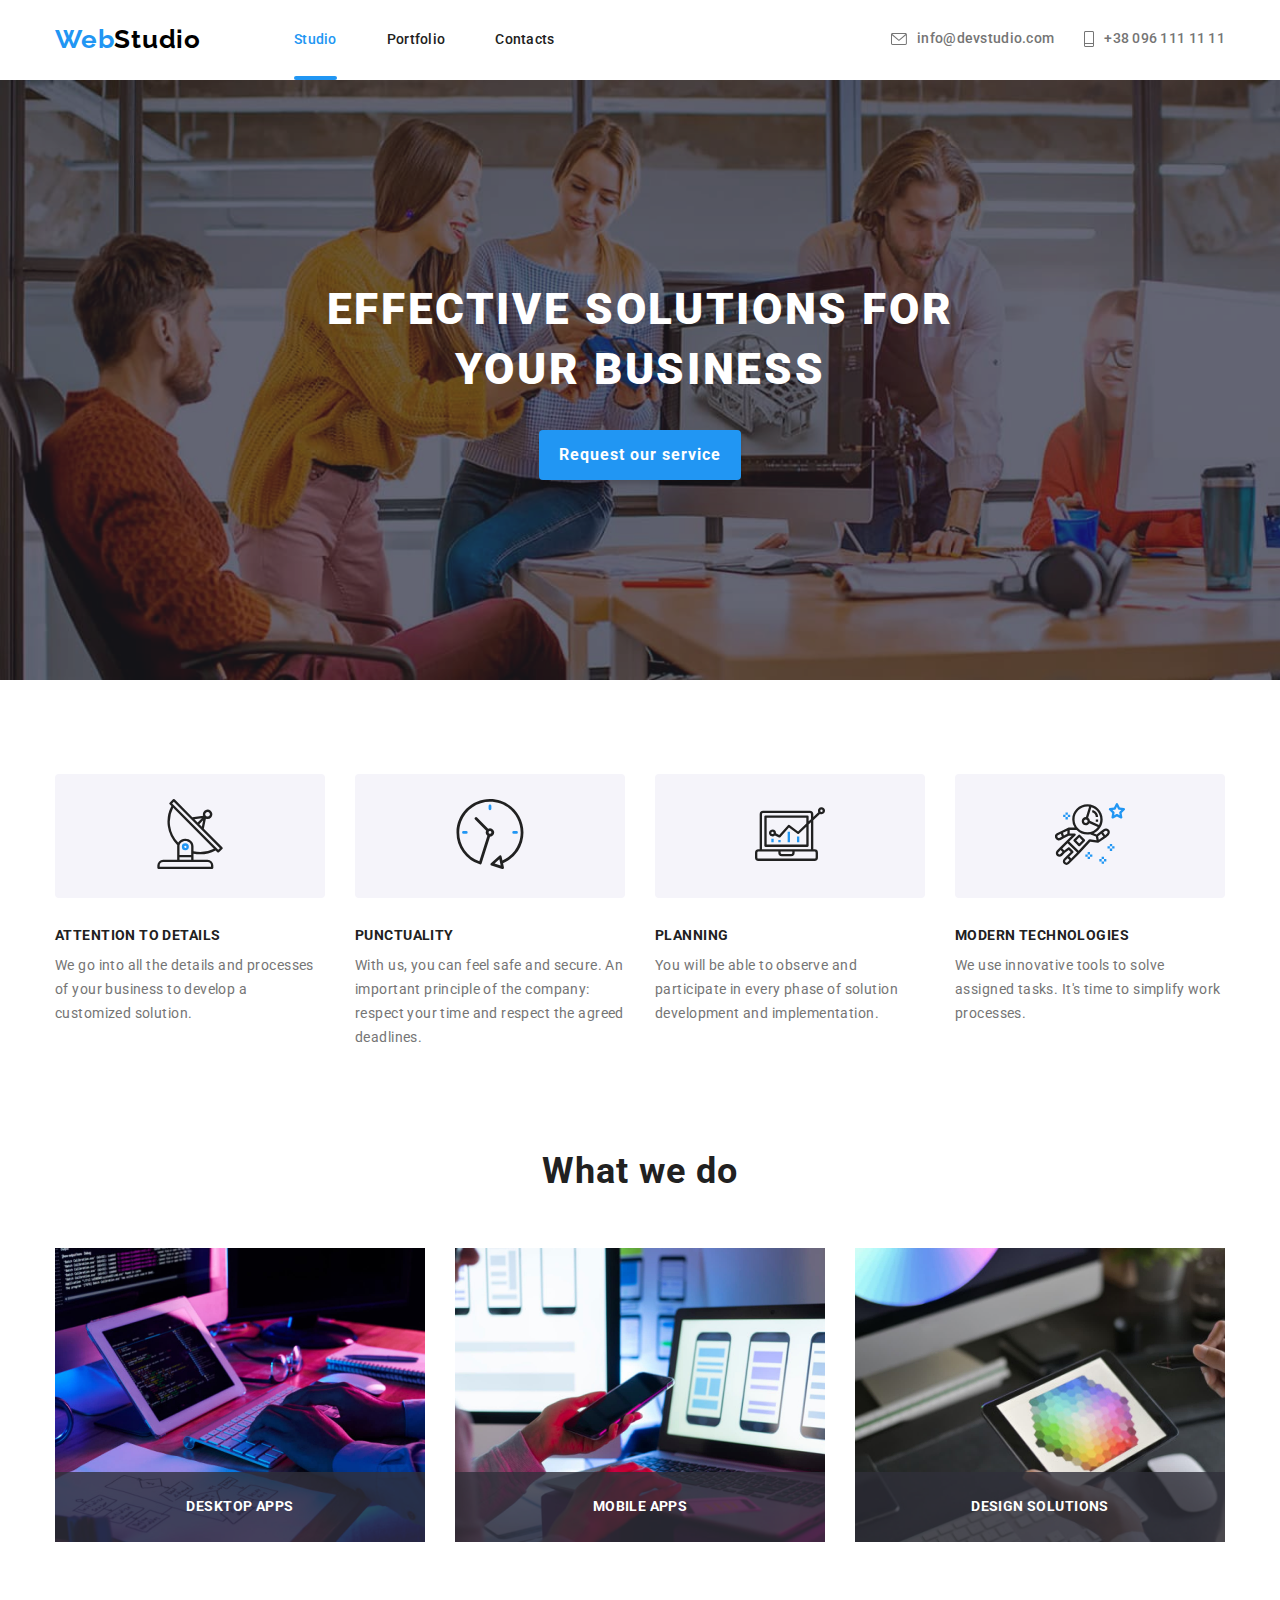
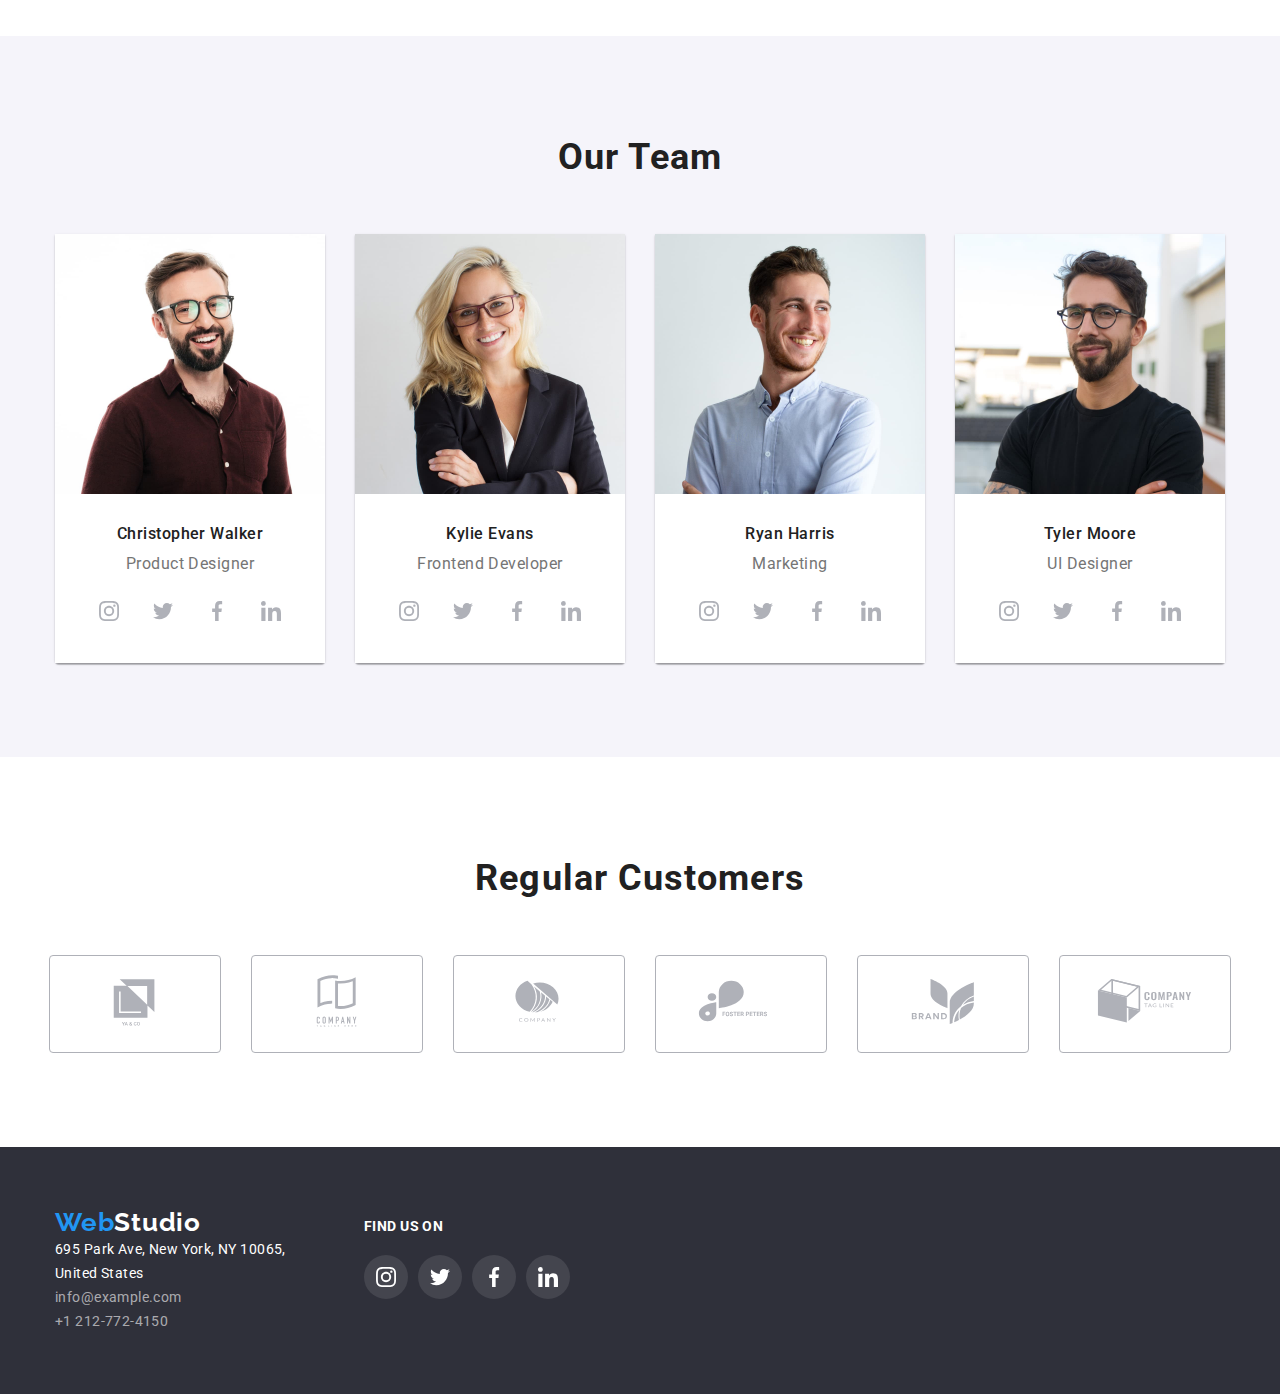
<file: index.html>
<!DOCTYPE html>
<html lang="en">
  <head>
    <meta charset="UTF-8" />
    <meta http-equiv="X-UA-Compatible" content="IE=edge" />
    <meta name="viewport" content="width=device-width, initial-scale=1.0" />
    <title>Main</title>
    <link
      href="https://fonts.googleapis.com/css2?family=Raleway:wght@700&family=Roboto:wght@400;500;700;900&display=swap"
      rel="stylesheet"
    />
    <link
      rel="stylesheet"
      href="https://cdn.jsdelivr.net/npm/modern-normalize@1.1.0/modern-normalize.min.css"
    />
    <link rel="stylesheet" href="./css/styles.css" />
  </head>
  <body>
    <header class="header-panel">
      <div class="header-nav container">
        <nav class="nav-bar">
          <a href="/" class="logo link">Web<span class="studio-top">Studio</span></a>
          <ul class="nav-pages list">
            <li class="nav-item"><a href="" class="link current">Studio</a></li>
            <li class="nav-item"><a href="./portfolio.html" class="link">Portfolio</a></li>
            <li class="nav-item"><a href="" class="link">Contacts</a></li>
          </ul>
        </nav>
        <ul class="contacts list">
          <li class="contacts-mail">
            <a href="mailto:info@devstudio.com" class="contacts-link link">
              <svg class="contacts-img" width="16" height="12">
                <use href="./images/sprite.svg#icon-envelope"></use>
              </svg>
              info@devstudio.com
            </a>
          </li>
          <li class="contacts-tel">
            <a href="tel:+380961111111" class="contacts-link link">
              <svg class="contacts-img" width="10" height="16">
                <use href="./images/sprite.svg#icon-tel"></use>
              </svg>
              +38 096 111 11 11
            </a>
          </li>
        </ul>
      </div>
    </header>
    <main>
      <div class="solutions">
        <section class="solutions-section container section">
          <h1 class="solutions-title">EFFECTIVE SOLUTIONS FOR YOUR BUSINESS</h1>
          <button type="button" class="btn-service" data-modal-open>Request our service</button>
        </section>
      </div>
      <section class="items section">
        <div class="container">
          <h2 class="visually-hidden">Items</h2>
          <ul class="items-card list">
            <li class="items-indent">
              <div class="items-pictures">
                <svg class="items-img" width="70" height="70">
                  <use href="./images/sprite.svg#icon-antenna"></use>
                </svg>
              </div>
              <h3 class="items-title">ATTENTION TO DETAILS</h3>
              <p class="items-description">
                We go into all the details and processes of your business to develop a customized
                solution.
              </p>
            </li>
            <li class="items-indent">
              <div class="items-pictures">
                <svg class="items-img" width="70" height="70">
                  <use href="./images/sprite.svg#icon-clock"></use>
                </svg>
              </div>
              <h3 class="items-title">PUNCTUALITY</h3>
              <p class="items-description">
                With us, you can feel safe and secure. An important principle of the company:
                respect your time and respect the agreed deadlines.
              </p>
            </li>
            <li class="items-indent">
              <div class="items-pictures">
                <svg class="items-img" width="70" height="70">
                  <use href="./images/sprite.svg#icon-diagram"></use>
                </svg>
              </div>
              <h3 class="items-title">PLANNING</h3>
              <p class="items-description">
                You will be able to observe and participate in every phase of solution development
                and implementation.
              </p>
            </li>
            <li class="items-indent">
              <div class="items-pictures">
                <svg class="items-img" width="70" height="70">
                  <use href="./images/sprite.svg#icon-astronaut"></use>
                </svg>
              </div>
              <h3 class="items-title">MODERN TECHNOLOGIES</h3>
              <p class="items-description">
                We use innovative tools to solve assigned tasks. It's time to simplify work
                processes.
              </p>
            </li>
          </ul>
        </div>
      </section>
      <section class="gadgets section">
        <div class="container">
          <h2 class="heading-style">What we do</h2>
          <ul class="gadgets-list list">
            <li class="gadgets-card">
              <div class="gadgets-thumb">
                <img
                  src="./images/pc.jpg"
                  alt="Product Designer"
                  class="gadgets-img"
                  width="370"
                  height="294"
                />
                <div class="gadgets-overlay">
                  <p class="gadjets-overlay-text">desktop apps</p>
                </div>
              </div>
            </li>
            <li class="gadgets-card">
              <div class="gadgets-thumb">
                <img
                  src="./images/smart.jpg"
                  alt="smart"
                  class="gadgets-img"
                  width="370"
                  height="294"
                />
                <div class="gadgets-overlay">
                  <p class="gadjets-overlay-text">mobile apps</p>
                </div>
              </div>
            </li>
            <li class="gadgets-card">
              <div class="gadgets-thumb">
                <img
                  src="./images/tab.jpg"
                  alt="tablet"
                  class="gadgets-img"
                  width="370"
                  height="294"
                />
                <div class="gadgets-overlay">
                  <p class="gadjets-overlay-text">design solutions</p>
                </div>
              </div>
            </li>
          </ul>
        </div>
      </section>
      <section class="team-section section">
        <div class="container">
          <h2 class="heading-style">Our Team</h2>
          <ul class="team list">
            <li class="person">
              <img
                class="person-img"
                src="./images/proddes.jpg"
                alt="Product Designer"
                width="270"
                height="260"
              />
              <div class="person-text">
                <h3 class="person-name">Christopher Walker</h3>
                <p class="person-prof">Product Designer</p>
                <ul class="social-list list">
                  <li class="social-list-item">
                    <a href="" class="social-list-link">
                      <svg class="social-list-icon" width="20" height="20">
                        <use href="./images/sprite.svg#icon-instagram"></use>
                      </svg>
                    </a>
                  </li>
                  <li class="social-list-item">
                    <a href="" class="social-list-link">
                      <svg class="social-list-icon" width="20" height="20">
                        <use href="./images/sprite.svg#icon-twitter"></use>
                      </svg>
                    </a>
                  </li>
                  <li class="social-list-item">
                    <a href="" class="social-list-link">
                      <svg class="social-list-icon" width="20" height="20">
                        <use href="./images/sprite.svg#icon-facebook"></use>
                      </svg>
                    </a>
                  </li>
                  <li class="social-list-item">
                    <a href="" class="social-list-link">
                      <svg class="social-list-icon" width="20" height="20">
                        <use href="./images/sprite.svg#icon-linkedin"></use>
                      </svg>
                    </a>
                  </li>
                </ul>
              </div>
            </li>
            <li class="person">
              <img
                class="person-img"
                src="./images/frontdev.jpg"
                alt="Frontend Developer"
                width="270"
                height="260"
              />
              <div class="person-text">
                <h3 class="person-name">Kylie Evans</h3>
                <p class="person-prof">Frontend Developer</p>
                <ul class="social-list list">
                  <li class="social-list-item">
                    <a href="" class="social-list-link">
                      <svg class="social-list-icon" width="20" height="20">
                        <use href="./images/sprite.svg#icon-instagram"></use>
                      </svg>
                    </a>
                  </li>
                  <li class="social-list-item">
                    <a href="" class="social-list-link">
                      <svg class="social-list-icon" width="20" height="20">
                        <use href="./images/sprite.svg#icon-twitter"></use>
                      </svg>
                    </a>
                  </li>
                  <li class="social-list-item">
                    <a href="" class="social-list-link">
                      <svg class="social-list-icon" width="20" height="20">
                        <use href="./images/sprite.svg#icon-facebook"></use>
                      </svg>
                    </a>
                  </li>
                  <li class="social-list-item">
                    <a href="" class="social-list-link">
                      <svg class="social-list-icon" width="20" height="20">
                        <use href="./images/sprite.svg#icon-linkedin"></use>
                      </svg>
                    </a>
                  </li>
                </ul>
              </div>
            </li>
            <li class="person">
              <img
                class="person-img"
                src="./images/mark.jpg"
                alt="Marketing"
                width="270"
                height="260"
              />
              <div class="person-text">
                <h3 class="person-name">Ryan Harris</h3>
                <p class="person-prof">Marketing</p>
                <ul class="social-list list">
                  <li class="social-list-item">
                    <a href="" class="social-list-link">
                      <svg class="social-list-icon" width="20" height="20">
                        <use href="./images/sprite.svg#icon-instagram"></use>
                      </svg>
                    </a>
                  </li>
                  <li class="social-list-item">
                    <a href="" class="social-list-link">
                      <svg class="social-list-icon" width="20" height="20">
                        <use href="./images/sprite.svg#icon-twitter"></use>
                      </svg>
                    </a>
                  </li>
                  <li class="social-list-item">
                    <a href="" class="social-list-link">
                      <svg class="social-list-icon" width="20" height="20">
                        <use href="./images/sprite.svg#icon-facebook"></use>
                      </svg>
                    </a>
                  </li>
                  <li class="social-list-item">
                    <a href="" class="social-list-link">
                      <svg class="social-list-icon" width="20" height="20">
                        <use href="./images/sprite.svg#icon-linkedin"></use>
                      </svg>
                    </a>
                  </li>
                </ul>
              </div>
            </li>
            <li class="person">
              <img
                class="person-img"
                src="./images/ui.jpg"
                alt="UI Designer"
                width="270"
                height="260"
              />
              <div class="person-text">
                <h3 class="person-name">Tyler Moore</h3>
                <p class="person-prof">UI Designer</p>
                <ul class="social-list list">
                  <li class="social-list-item">
                    <a href="" class="social-list-link">
                      <svg class="social-list-icon" width="20" height="20">
                        <use href="./images/sprite.svg#icon-instagram"></use>
                      </svg>
                    </a>
                  </li>
                  <li class="social-list-item">
                    <a href="" class="social-list-link">
                      <svg class="social-list-icon" width="20" height="20">
                        <use href="./images/sprite.svg#icon-twitter"></use>
                      </svg>
                    </a>
                  </li>
                  <li class="social-list-item">
                    <a href="" class="social-list-link">
                      <svg class="social-list-icon" width="20" height="20">
                        <use href="./images/sprite.svg#icon-facebook"></use>
                      </svg>
                    </a>
                  </li>
                  <li class="social-list-item">
                    <a href="" class="social-list-link">
                      <svg class="social-list-icon" width="20" height="20">
                        <use href="./images/sprite.svg#icon-linkedin"></use>
                      </svg>
                    </a>
                  </li>
                </ul>
              </div>
            </li>
          </ul>
        </div>
      </section>
      <section class="customers section">
        <div class="container">
          <h2 class="heading-style">Regular Customers</h2>
          <ul class="customers-card list">
            <li class="customers-company">
              <a href="" class="customers-list-link">
                <svg class="customers-list-icon" width="106" height="60">
                  <use href="./images/sprite.svg#icon-ya"></use>
                </svg>
              </a>
            </li>
            <li class="customers-company">
              <a href="" class="customers-list-link">
                <svg class="customers-list-icon" width="106" height="60">
                  <use href="./images/sprite.svg#icon-tagline"></use>
                </svg>
              </a>
            </li>
            <li class="customers-company">
              <a href="" class="customers-list-link">
                <svg class="customers-list-icon" width="106" height="60">
                  <use href="./images/sprite.svg#icon-company"></use>
                </svg>
              </a>
            </li>
            <li class="customers-company">
              <a href="" class="customers-list-link">
                <svg class="customers-list-icon" width="106" height="60">
                  <use href="./images/sprite.svg#icon-foster"></use>
                </svg>
              </a>
            </li>
            <li class="customers-company">
              <a href="" class="customers-list-link">
                <svg class="customers-list-icon" width="106" height="60">
                  <use href="./images/sprite.svg#icon-brand"></use>
                </svg>
              </a>
            </li>
            <li class="customers-company">
              <a href="" class="customers-list-link">
                <svg class="customers-list-icon" width="106" height="60">
                  <use href="./images/sprite.svg#icon-comptagline"></use>
                </svg>
              </a>
            </li>
          </ul>
        </div>
      </section>
    </main>
    <footer class="footer-side">
      <div class="footer-studio container">
        <div class="footer-studio-bottom">
          <a href="/" class="logo link">Web<span class="studio-bottom">Studio</span></a>
          <address>
            <ul class="info list">
              <li>
                <a
                  href="https://goo.gl/maps/yEtKt7MqqouqLtDF9"
                  class="add link"
                  target="_blank"
                  rel="noopener noreferrer"
                  >695 Park Ave, New York, NY 10065, <br />
                  United States
                </a>
              </li>
              <li><a href="mailto:info@example.com" class="link">info@example.com</a></li>
              <li><a href="tel:+1212-772-4150" class="link">+1 212-772-4150</a></li>
            </ul>
          </address>
        </div>
        <div class="footer-social">
          <p class="footer-social-text">find us on</p>
          <ul class="footer-list list">
            <li class="footer-list-item">
              <a href="" class="footer-list-link">
                <svg class="footer-list-icon" width="20" height="20">
                  <use href="./images/sprite.svg#icon-instagram"></use>
                </svg>
              </a>
            </li>
            <li class="footer-list-item">
              <a href="" class="footer-list-link">
                <svg class="footer-list-icon" width="20" height="20">
                  <use href="./images/sprite.svg#icon-twitter"></use>
                </svg>
              </a>
            </li>
            <li class="footer-list-item">
              <a href="" class="footer-list-link">
                <svg class="footer-list-icon" width="20" height="20">
                  <use href="./images/sprite.svg#icon-facebook"></use>
                </svg>
              </a>
            </li>
            <li class="footer-list-item">
              <a href="" class="footer-list-link">
                <svg class="footer-list-icon" width="20" height="20">
                  <use href="./images/sprite.svg#icon-linkedin"></use>
                </svg>
              </a>
            </li>
          </ul>
        </div>
      </div>
    </footer>
    <div class="backdrop is-hidden" data-modal>
      <div class="modal">
        <button type="button" class="modal-close-btn" data-modal-close>
          <svg class="modal-close-btn-icon" width="18" height="18">
            <use href="./images/sprite.svg#icon-close"></use>
          </svg>
        </button>
      </div>
    </div>
    <script src="./js/modal.js"></script>
  </body>
</html>
</file>
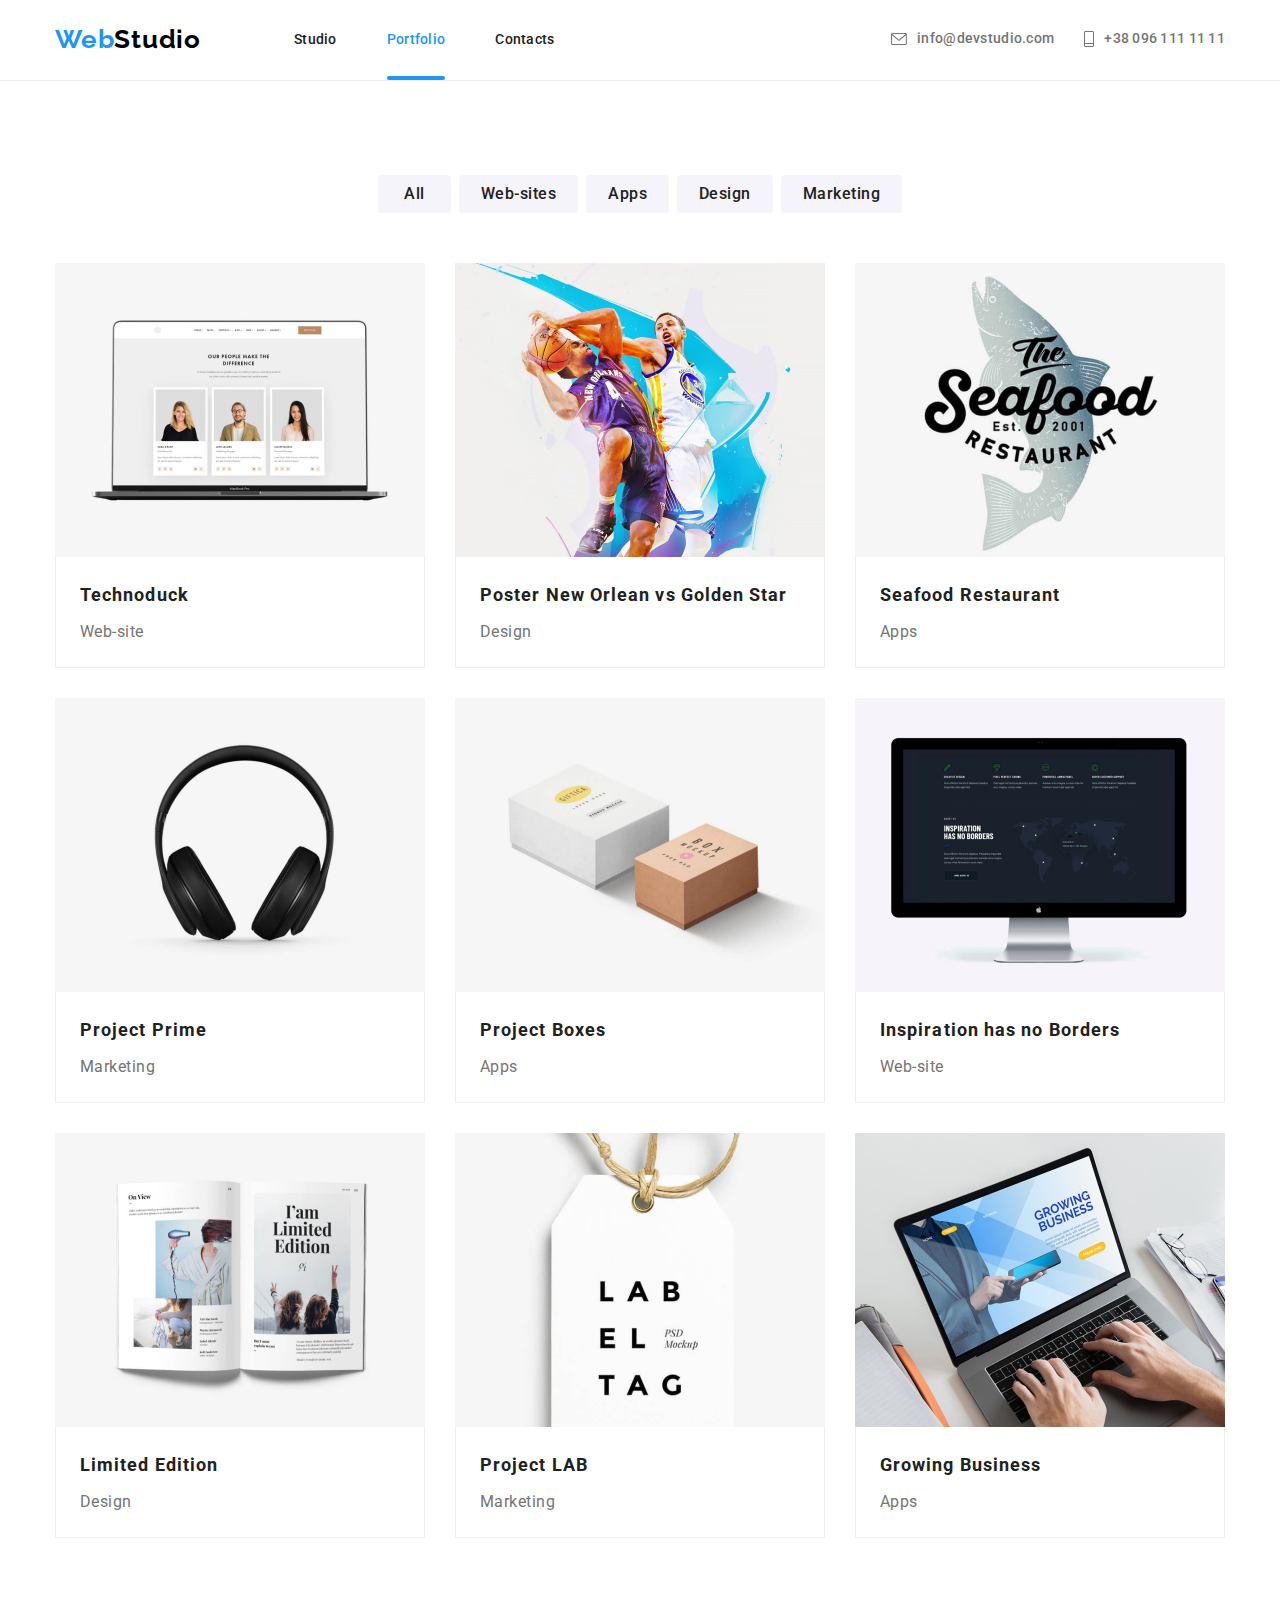
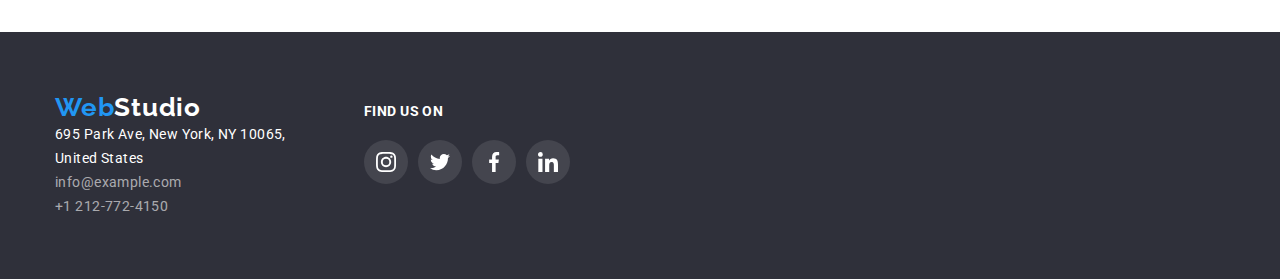
<file: portfolio.html>
<!DOCTYPE html>
<html lang="en">
  <head>
    <meta charset="UTF-8" />
    <meta http-equiv="X-UA-Compatible" content="IE=edge" />
    <meta name="viewport" content="width=device-width, initial-scale=1.0" />
    <title>Portfolio</title>
    <link
      href="https://fonts.googleapis.com/css2?family=Raleway:wght@700&family=Roboto:wght@400;500;700;900&display=swap"
      rel="stylesheet"
    />
    <link
      rel="stylesheet"
      href="https://cdn.jsdelivr.net/npm/modern-normalize@1.1.0/modern-normalize.min.css"
    />
    <link rel="stylesheet" href="./css/styles.css" />
  </head>
  <body>
    <header class="header-panel line">
      <div class="header-nav container">
        <nav class="nav-bar">
          <a href="./index.html" class="logo link">Web<span class="studio-top">Studio</span></a>
          <ul class="nav-pages list">
            <li class="nav-item"><a href="./index.html" class="link">Studio</a></li>
            <li class="nav-item"><a href="" class="link current">Portfolio</a></li>
            <li class="nav-item"><a href="" class="link">Contacts</a></li>
          </ul>
        </nav>
        <ul class="contacts list">
          <li class="contacts-mail">
            <a href="mailto:info@devstudio.com" class="contacts-link link">
              <svg class="contacts-img" width="16" height="12">
                <use href="./images/sprite.svg#icon-envelope"></use>
              </svg>
              info@devstudio.com
            </a>
          </li>
          <li class="contacts-tel">
            <a href="tel:+380961111111" class="contacts-link link">
              <svg class="contacts-img" width="10" height="16">
                <use href="./images/sprite.svg#icon-tel"></use>
              </svg>
              +38 096 111 11 11
            </a>
          </li>
        </ul>
      </div>
    </header>
    <main>
      <section class="portfolio-background section">
        <div class="container">
          <h1 class="visually-hidden">Products</h1>
          <ul class="btn-line list">
            <li><button type="button" class="btn-list">All</button></li>
            <li><button type="button" class="btn-list">Web-sites</button></li>
            <li><button type="button" class="btn-list">Apps</button></li>
            <li><button type="button" class="btn-list">Design</button></li>
            <li><button type="button" class="btn-list">Marketing</button></li>
          </ul>
          <ul class="prod-grid list">
            <li class="prod-cards">
              <a href="" class="prod-link link">
                <div class="prod-thumb">
                  <img
                    class="prod-img"
                    src="./images/tech.jpg"
                    alt="Technoduck"
                    width="370"
                    height="294"
                  />
                  <div class="prod-overlay">
                    <p class="prod-overlay-text">
                      Technoduck is a state-of-the-art coronavirus distribution platform. Companies
                      use this platform for digital espionage and attacks on competitors' secure
                      servers.
                    </p>
                  </div>
                </div>
                <div class="prod-text">
                  <h2 class="prod-name">Technoduck</h2>
                  <p class="prod-description">Web-site</p>
                </div>
              </a>
            </li>
            <li class="prod-cards">
              <a href="" class="prod-link link">
                <div class="prod-thumb">
                  <img
                    class="prod-img"
                    src="./images/post.jpg"
                    alt="Poster New Orlean vs Golden Star"
                    width="370"
                    height="294"
                  />
                  <div class="prod-overlay">
                    <p class="prod-overlay-text">
                      Technoduck is a state-of-the-art coronavirus distribution platform. Companies
                      use this platform for digital espionage and attacks on competitors' secure
                      servers.
                    </p>
                  </div>
                </div>
                <div class="prod-text">
                  <h2 class="prod-name">Poster New Orlean vs Golden Star</h2>
                  <p class="prod-description">Design</p>
                </div>
              </a>
            </li>
            <li class="prod-cards">
              <a href="" class="prod-link link">
                <div class="prod-thumb">
                  <img
                    class="prod-img"
                    src="./images/sr.jpg"
                    alt="Seafood Restaurant"
                    width="370"
                    height="294"
                  />
                  <div class="prod-overlay">
                    <p class="prod-overlay-text">
                      Technoduck is a state-of-the-art coronavirus distribution platform. Companies
                      use this platform for digital espionage and attacks on competitors' secure
                      servers.
                    </p>
                  </div>
                </div>
                <div class="prod-text">
                  <h2 class="prod-name">Seafood Restaurant</h2>
                  <p class="prod-description">Apps</p>
                </div>
              </a>
            </li>
            <li class="prod-cards">
              <a href="" class="prod-link link">
                <div class="prod-thumb">
                  <img
                    class="prod-img"
                    src="./images/prime.jpg"
                    alt="Project Prime"
                    width="370"
                    height="294"
                  />
                  <div class="prod-overlay">
                    <p class="prod-overlay-text">
                      Technoduck is a state-of-the-art coronavirus distribution platform. Companies
                      use this platform for digital espionage and attacks on competitors' secure
                      servers.
                    </p>
                  </div>
                </div>
                <div class="prod-text">
                  <h2 class="prod-name">Project Prime</h2>
                  <p class="prod-description">Marketing</p>
                </div>
              </a>
            </li>
            <li class="prod-cards">
              <a href="" class="prod-link link">
                <div class="prod-thumb">
                  <img
                    class="prod-img"
                    src="./images/boxes.jpg"
                    alt="Project Boxes"
                    width="370"
                    height="294"
                  />
                  <div class="prod-overlay">
                    <p class="prod-overlay-text">
                      Technoduck is a state-of-the-art coronavirus distribution platform. Companies
                      use this platform for digital espionage and attacks on competitors' secure
                      servers.
                    </p>
                  </div>
                </div>
                <div class="prod-text">
                  <h2 class="prod-name">Project Boxes</h2>
                  <p class="prod-description">Apps</p>
                </div>
              </a>
            </li>
            <li class="prod-cards">
              <a href="" class="prod-link link">
                <div class="prod-thumb">
                  <img
                    class="prod-img"
                    src="./images/bord.jpg"
                    alt="Inspiration has no Borders"
                    width="370"
                    height="294"
                  />
                  <div class="prod-overlay">
                    <p class="prod-overlay-text">
                      Technoduck is a state-of-the-art coronavirus distribution platform. Companies
                      use this platform for digital espionage and attacks on competitors' secure
                      servers.
                    </p>
                  </div>
                </div>
                <div class="prod-text">
                  <h2 class="prod-name">Inspiration has no Borders</h2>
                  <p class="prod-description">Web-site</p>
                </div>
              </a>
            </li>
            <li class="prod-cards">
              <a href="" class="prod-link link">
                <div class="prod-thumb">
                  <img
                    class="prod-img"
                    src="./images/lim.jpg"
                    alt="Limited Edition"
                    width="370"
                    height="294"
                  />
                  <div class="prod-overlay">
                    <p class="prod-overlay-text">
                      Technoduck is a state-of-the-art coronavirus distribution platform. Companies
                      use this platform for digital espionage and attacks on competitors' secure
                      servers.
                    </p>
                  </div>
                </div>
                <div class="prod-text">
                  <h2 class="prod-name">Limited Edition</h2>
                  <p class="prod-description">Design</p>
                </div>
              </a>
            </li>
            <li class="prod-cards">
              <a href="" class="prod-link link">
                <div class="prod-thumb">
                  <img
                    class="prod-img"
                    src="./images/lab.jpg"
                    alt="Project LAB"
                    width="370"
                    height="294"
                  />
                  <div class="prod-overlay">
                    <p class="prod-overlay-text">
                      Technoduck is a state-of-the-art coronavirus distribution platform. Companies
                      use this platform for digital espionage and attacks on competitors' secure
                      servers.
                    </p>
                  </div>
                </div>
                <div class="prod-text">
                  <h2 class="prod-name">Project LAB</h2>
                  <p class="prod-description">Marketing</p>
                </div>
              </a>
            </li>
            <li class="prod-cards">
              <a href="" class="prod-link link">
                <div class="prod-thumb">
                  <img
                    class="prod-img"
                    src="./images/bus.jpg"
                    alt="Growing Business"
                    width="370"
                    height="294"
                  />
                  <div class="prod-overlay">
                    <p class="prod-overlay-text">
                      Technoduck is a state-of-the-art coronavirus distribution platform. Companies
                      use this platform for digital espionage and attacks on competitors' secure
                      servers.
                    </p>
                  </div>
                </div>
                <div class="prod-text">
                  <h2 class="prod-name">Growing Business</h2>
                  <p class="prod-description">Apps</p>
                </div>
              </a>
            </li>
          </ul>
        </div>
      </section>
    </main>
    <footer class="footer-side">
      <div class="footer-studio container">
        <div class="footer-studio-bottom">
          <a href="/" class="logo link">Web<span class="studio-bottom">Studio</span></a>
          <address>
            <ul class="info list">
              <li>
                <a
                  href="https://goo.gl/maps/yEtKt7MqqouqLtDF9"
                  class="add link"
                  target="_blank"
                  rel="noopener noreferrer"
                  >695 Park Ave, New York, NY 10065, <br />
                  United States
                </a>
              </li>
              <li><a href="mailto:info@example.com" class="link">info@example.com</a></li>
              <li><a href="tel:+1212-772-4150" class="link">+1 212-772-4150</a></li>
            </ul>
          </address>
        </div>
        <div class="footer-social">
          <p class="footer-social-text">find us on</p>
          <ul class="footer-list list">
            <li class="footer-list-item">
              <a href="" class="footer-list-link">
                <svg class="footer-list-icon" width="20" height="20">
                  <use href="./images/sprite.svg#icon-instagram"></use>
                </svg>
              </a>
            </li>
            <li class="footer-list-item">
              <a href="" class="footer-list-link">
                <svg class="footer-list-icon" width="20" height="20">
                  <use href="./images/sprite.svg#icon-twitter"></use>
                </svg>
              </a>
            </li>
            <li class="footer-list-item">
              <a href="" class="footer-list-link">
                <svg class="footer-list-icon" width="20" height="20">
                  <use href="./images/sprite.svg#icon-facebook"></use>
                </svg>
              </a>
            </li>
            <li class="footer-list-item">
              <a href="" class="footer-list-link">
                <svg class="footer-list-icon" width="20" height="20">
                  <use href="./images/sprite.svg#icon-linkedin"></use>
                </svg>
              </a>
            </li>
          </ul>
        </div>
      </div>
    </footer>
  </body>
</html>
</file>
<file: css/styles.css>
:root {
  --primary-background-color: #FFFFFF;
  --secondary-background-color: #2F303A;
  --primary-text-color: #757575;
  --title-text-color: #212121;
  --accent-color: #2196F3;
  --accent-button-color:#188CE8;
  --accent-card-color: rgba(33, 150, 243, 0.9);
  --logo-color: #000000;
  --button-color:#F5F4FA;
  --social-icons-color: #AFB1B8;
  --portfolio-line: #ECECEC;
  --portfolio-border: #EEEEEE;
  --backdrop-menu-color: rgba(0, 0, 0, 0.2);
  --footer-comments-color: rgba(255, 255, 255, 0.6);
  --transition-dur-func: 250ms cubic-bezier(0.4, 0, 0.2, 1);
  --overlay-gadgets-color: rgba(47, 48, 58, 0.8);
}



/* general */

body {
  background-color: var(--primary-background-color);
  font-family: Roboto, sans-serif;
  color: var(--primary-text-color);
}

.portfolio-background {
  background-color: var(--primary-background-color);
}

h1,
h2,
h3,
h4,
h5,
h6,
p {
  margin-top: 0;
  margin-bottom: 0;
}

ul,
ol {
  margin-top: 0;
  margin-bottom: 0;
  padding-left: 0;
}

.visually-hidden {
  position: absolute;
  width: 1px;
  height: 1px;
  margin: -1px;
  border: 0;
  padding: 0;

  white-space: nowrap;
  clip-path: inset(100%);
  clip: rect(0 0 0 0);
  overflow: hidden;
}

.link {
  text-decoration: none;
}

.list {
  list-style: none;
}

.container {
  width: 1200px;
  padding-left: 15px;
  padding-right: 15px;
  margin-left: auto;
  margin-right: auto;
}

.section {
  padding-top: 94px;
  padding-bottom: 94px;
}

.items {
  padding-bottom: 47px;
}

.gadgets {
  padding-top: 47px;
}

/* button {
  cursor: pointer;
} */

/* img {
  display: block;
} */





/* header */

.header-panel {
  padding-top: 24px;
  padding-bottom: 25px;
}

.line {
  border-bottom: 1px solid var(--portfolio-line);
}

.logo {
  font-family: Raleway, Arial;
  color: var(--accent-color);
  font-weight: 700;
  font-size: 26px;
  line-height: 1.19;  
  letter-spacing: 0.03em;

  margin-right: 93px;
}

.studio-top {
  color: var(--logo-color);
}

.header-nav {
  display: flex;
  align-items: center;
}

.nav-pages {
  display: flex;
  align-items: center;
}

.nav-pages .link{
  color: var(--title-text-color);
  font-weight: 500;
  font-size: 14px;
  line-height: 1.14;
  letter-spacing: 0.02em;
  transition: color var(--transition-dur-func);
  position: relative;
}

.nav-pages .link:hover,
.nav-pages .link:focus {
  color: var(--accent-color);
}

.nav-pages .current {
  color: var(--accent-color);
}

.current::after {
  margin-top: 27px;
  position: absolute;
  display: block;
  content: '';
  width: 100%;
  height: 4px;
  background-color: var(--accent-color);
  border-radius: 2px;
}
 
.nav-item:not(:last-child) {
  margin-right: 50px;
}

.nav-bar {
  display: flex;
  align-items: center;
}

.contacts {
  display: flex;
  align-items: center;
  margin-left: auto;
}

.contacts-mail {
  margin-right: 30px;
}

.contacts-link {
  display: flex;
  align-items: center;
  color: inherit;
  font-weight: 500;
  font-size: 14px;
  line-height: 1.14;
  letter-spacing: 0.02em;
  transition: color var(--transition-dur-func);
}

.contacts-link:hover,
.contacts-link:focus {
  color: var(--accent-color);
}

.contacts-img {
  margin-right: 10px;
  fill: var(--primary-text-color);
  transition: fill var(--transition-dur-func);
}

.contacts-link:hover .contacts-img,
.contacts-link:focus .contacts-img {
  fill: var(--accent-color);
}




/* main */

.solutions {
  background-image: url(../images/overlay.png), url(../images/bgd-photo.jpg);
  background-size: cover;
  background-color: var(--secondary-background-color);
  text-align: center;
}

.solutions-section {
  padding-top: 200px;
  padding-bottom: 200px;
  width: 696px;
}

.solutions-title {
  color: var(--primary-background-color);
  font-style: normal;
  font-weight: 900;
  font-size: 44px;
  line-height: 1.36; 
  letter-spacing: 0.06em;
  margin-bottom: 30px;
}

.btn-service {
  background-color: var(--accent-color);
  color: var(--primary-background-color);
  border-radius: 4px;
  cursor: pointer;
  padding: 10px 20px;
  box-shadow: 0px 4px 4px rgba(0, 0, 0, 0.15);
  border: 0;
  min-width: 200px;

  font-weight: 700;
  font-size: 16px;
  line-height: 1.88;
  text-align: center;
  letter-spacing: 0.06em;
  transition: background-color var(--transition-dur-func);
}

.btn-service:hover,
.btn-service:focus {
  background: var(--accent-button-color);
}

.heading-style {
  color: var(--title-text-color);
  font-weight: 700;
  font-size: 36px;
  line-height: 1.51;
  text-align: center;
  letter-spacing: 0.03em;
  margin-bottom: 50px;
}

.items-card {
  display: flex;
  column-gap: 30px;
}

.items-indent {
  width: 270px;
}

.items-pictures {
  background-color: var(--button-color);
  text-align: center;
  padding-top: 25px;
  padding-bottom: 25px;
  border-radius: 4px;
  margin-bottom: 30px;
}

.items-title {
  color: var(--title-text-color);
  font-weight: 700;
  font-size: 14px;
  line-height: 1.14;
  letter-spacing: 0.03em;
  margin-bottom: 10px;
}

.items-description {
  font-size: 14px;
  line-height: 1.71;
  letter-spacing: 0.03em;
}

.gadgets-list {
  display: flex;
  flex-wrap: wrap;
  justify-content: space-between;
}

.gadgets-img {
  display: block;
}

.gadgets-thumb {
  position: relative;
}

.gadgets-overlay {
  position: absolute;
  height: 70px;
  width: 100%;
  bottom: 0;
  left: 0;

  font-weight: 700;
  font-size: 14px;
  line-height: 1.14;
  text-align: center;
  letter-spacing: 0.03em;
  text-transform: uppercase;
  color: var(--primary-background-color);
  padding-top: 27px;
  padding-bottom: 27px;
  background-color: var(--overlay-gadgets-color);
}

.team {
  display: flex;
  flex-wrap: wrap;
  column-gap: 30px;
}

.person {
  width: ((100% - 90px) / 4);
  box-shadow: 0px 1px 3px rgba(0, 0, 0, 0.12), 0px 1px 1px rgba(0, 0, 0, 0.14), 0px 2px 1px rgba(0, 0, 0, 0.2);
  border-radius: 0px 0px 4px 4px;
}

.person-text {
  text-align: center;
  padding-top: 30px;
  padding-bottom: 30px;
  background-color: var(--primary-background-color);
}

.person-name {
  color: var(--title-text-color);
  font-weight: 500;
  font-size: 16px;
  line-height: 1.19;
  letter-spacing: 0.03em;
  margin-bottom: 10px;
}

.person-prof {
  font-size: 16px;
  line-height: 1.19;
  letter-spacing: 0.03em;
  margin-bottom: 16px;
}

.person-img {
  display:block;
}

.team-section {
background-color: var(--button-color);
}

.social-list {
  display: flex;
  justify-content: center;
  column-gap: 10px;
}

.social-list-link {
  display: flex;
  justify-content: center;
  align-items: center;
  width: 44px;
  height: 44px;
  border-radius: 50%;
  background-color: var(--primary-background-color);
  transition: background-color var(--transition-dur-func);
}

.social-list-link:hover,
.social-list-link:focus {
  background-color: var(--accent-color);
}

.social-list-icon {
  fill: var(--social-icons-color);
  transition: fill var(--transition-dur-func);
}

.social-list-link:hover .social-list-icon,
.social-list-link:focus .social-list-icon {
  fill: var(--primary-background-color);
}

.customers-card {
  display: flex;
  justify-content: center;
  align-items: center;
  column-gap: 30px;
  }

.customers-list-link {
  display: inline-block;
  padding: 16px 32px;
  border: 1px solid var(--social-icons-color);
  border-radius: 4px;
  background-color: var(--primary-background-color);
  transition: border var(--transition-dur-func);
}

.customers-list-link:hover,
.customers-list-link:focus {
  border: 1px solid var(--accent-color);
}

.customers-list-icon {
  fill: var(--social-icons-color);
  transition: fill var(--transition-dur-func);
}

.customers-list-link:hover .customers-list-icon,
.customers-list-link:focus .customers-list-icon {
  fill: var(--accent-color);
}




/* Portfolio main */

.btn-line {
  display: flex;
  justify-content: center;
  column-gap: 8px;
  margin-bottom: 50px;
}

.btn-list {
  background-color: var(--button-color);
  color: var(--title-text-color);
  cursor: pointer;
  border-radius: 4px;
  border: 0;
  padding: 6px 22px;
  min-width: 73px;

  font-family: inherit;
  font-weight: 500;
  font-size: 16px;
  line-height: 1.63;
  text-align: center;
  letter-spacing: 0.03em;
  box-shadow: 0;
  transition: var(--transition-dur-func);
}

.btn-list:hover,
.btn-list:focus {
  background-color: var(--accent-color);
  color: var(--primary-background-color);
  box-shadow: 0px 3px 1px rgba(0, 0, 0, 0.1), 0px 1px 2px rgba(0, 0, 0, 0.08), 0px 2px 2px rgba(0, 0, 0, 0.12);
}

.prod-name {
  color: var(--title-text-color);
  font-style: normal;
  font-weight: 700;
  font-size: 18px;
  line-height: 2;
  letter-spacing: 0.06em;
  margin-bottom: 4px;
}

.prod-description {
  font-size: 16px;
  line-height: 1.88;
  letter-spacing: 0.03em;
  color: var(--primary-text-color);
}

.prod-grid {
  display: flex;
  flex-wrap: wrap;
  column-gap: 30px;
  row-gap: 30px;
}

.prod-cards {
  width: ((100% - 60px) / 3);
}

.prod-text {
  border: 1px solid var(--portfolio-border);
  border-top: none;
  padding: 20px 24px;
  background-color: var(--primary-background-color);
}

.prod-cards:hover {
  cursor: pointer;
  box-shadow: 0px 1px 1px rgba(0, 0, 0, 0.12), 0px 4px 4px rgba(0, 0, 0, 0.06), 1px 4px 6px rgba(0, 0, 0, 0.16);
}

.prod-img {
  display: block;
}

.prod-thumb {
  position: relative;
  overflow: hidden;
}

.prod-overlay {
  position: absolute;
  height: 100%;
  width: 100%;
  top: 0;
  left: 0;
  transform: translateY(100%);
  transition: transform var(--transition-dur-func);

  background-color: var(--accent-card-color);
  font-size: 18px;
  line-height: 1.56;
  letter-spacing: 0.03em;
  color: var(--primary-background-color);
  padding: 63px 24px 91px;
}

.prod-link:hover .prod-overlay,
.prod-link:focus .prod-overlay {
  transform: translateY(0%);
}





/* footer */

.studio-bottom {
  color: var(--primary-background-color);
}

.footer-side {
  background-color: var(--secondary-background-color);
}

.footer-studio {
  display: flex;
  padding-top: 60px;
  padding-bottom: 60px;
  column-gap: 70px;
  align-items: baseline;
}
.footer-studio-bottom .logo {
  margin-bottom: 6px;
}

.info .link{
  font-style: normal;
  font-size: 14px;
  line-height: 1.71;
  letter-spacing: 0.03em;
  color: var(--footer-comments-color);
}

.info .link:hover,
.info .link:focus {
  color: var(--accent-color);
}

.add.link {
  color: var(--primary-background-color);
}

.footer-social-text {
  text-transform: uppercase;
  font-weight: 700;
  font-size: 14px;
  line-height: 1.14;
  letter-spacing: 0.03em;
  color: var(--primary-background-color);
  margin-bottom: 20px;
}

.footer-list {
  display: flex;
  column-gap: 10px;
}

.footer-list-link {
  display: flex;
  justify-content: center;
  align-items: center;
  width: 44px;
  height: 44px;
  border-radius: 50%;
  background-color: rgba(255, 255, 255, 0.1);
  transition: background-color var(--transition-dur-func);
}

.footer-list-link:hover,
.footer-list-link:focus {
  background-color: var(--accent-color);
}

.footer-list-icon {
  fill: var(--primary-background-color);
  transition: fill var(--transition-dur-func);
}

.footer-list-link:hover .footer-list-icon,
.footer-list-link:focus .footer-list-icon {
  fill: var(--primary-background-color);
}



/* backdrop */

.backdrop {
  position: fixed;
  top: 0;
  left: 0;
  z-index: 10;
  width: 100%;
  height: 100%;
  background-color: var(--backdrop-menu-color);
  transition: opacity 500ms linear, visibility 500ms linear;
}

.backdrop.is-hidden {
  opacity: 0;
  visibility: hidden;
  pointer-events: none;
}


/* modal */

.modal {
  position: absolute;
  top: 50%;
  left: 50%;
  transform: translate(-50%, -50%);
  width: 528px;
  height: 581px;
  background-color: var(--primary-background-color);
  box-shadow: 0px 1px 3px rgba(0, 0, 0, 0.12), 0px 1px 1px rgba(0, 0, 0, 0.14), 0px 2px 1px rgba(0, 0, 0, 0.2);
  border-radius: 4px;
}

.modal-close-btn {
  position: absolute;
  top: 8px;
  right: 8px;
  display: flex;
  justify-content: center;
  align-items: center;

  width: 30px;
  height: 30px;
  border-radius: 50%;
  background-color: transparent;
  border: 1px solid rgba(0, 0, 0, 0.1);
  padding: 0;
  transition: border-color var(--transition-dur-func);
}

.modal-close-btn:hover,
.modal-close-btn:focus {
  cursor: pointer;
}


/* 
Raleway weight    700
Roboto weight 400 500  700 900

color

main  color: #FFFFFF;

logo & hover, buttons       color: #2196F3; 

nav (original) &heading titles      color: #212121;

header contacts & parag & description   color: #757575;

footer contacts color: rgba(255, 255, 255, 0.6);

*/
</file>
